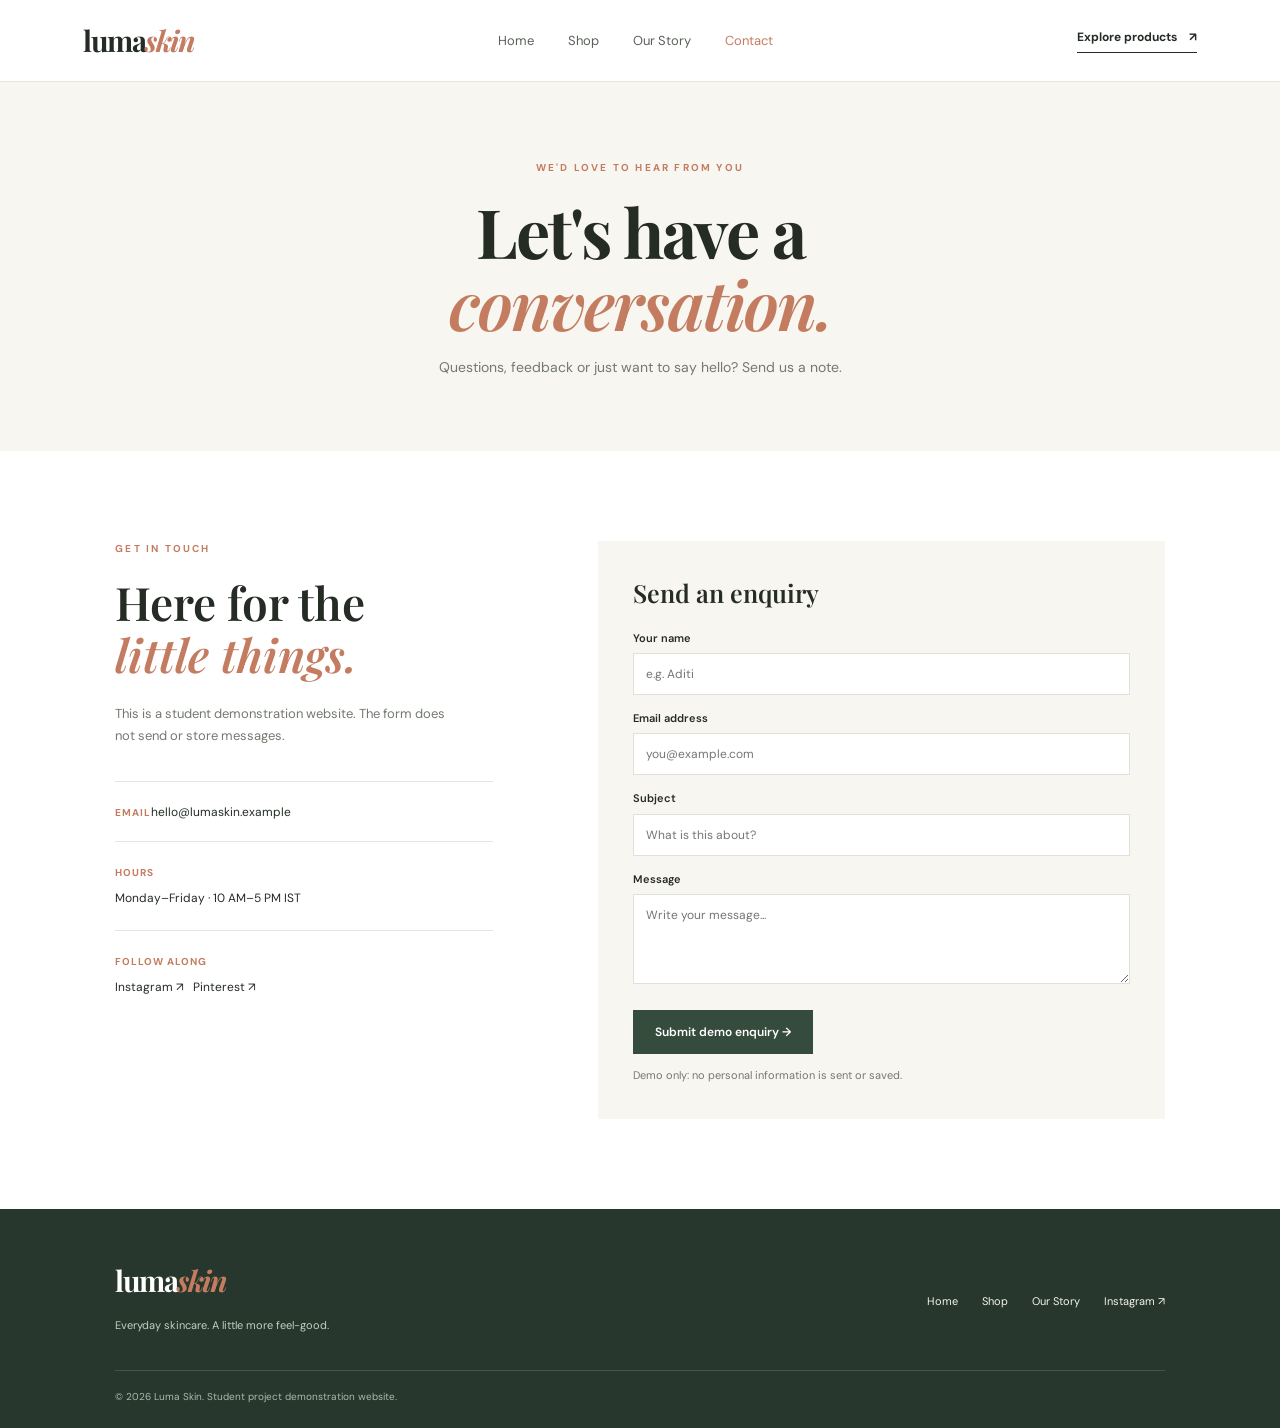
<file: contact.html>
<!DOCTYPE html>
<html lang="en">
<head>
  <meta charset="UTF-8"><meta name="viewport" content="width=device-width, initial-scale=1.0">
  <meta name="description" content="Contact Luma Skin with questions or feedback."><title>Contact | Luma Skin</title>
  <link rel="preconnect" href="https://fonts.googleapis.com"><link rel="preconnect" href="https://fonts.gstatic.com" crossorigin>
  <link href="https://fonts.googleapis.com/css2?family=DM+Sans:wght@400;500;600;700&family=Playfair+Display:wght@600;700&display=swap" rel="stylesheet">
  <link rel="stylesheet" href="style.css">
  <!-- Replace G-XXXXXXXXXX with your own GA4 Measurement ID on ALL FOUR pages. -->
  <script async src="https://www.googletagmanager.com/gtag/js?id=G-2KJJS8SN22"></script>
  <script>window.dataLayer=window.dataLayer||[];function gtag(){dataLayer.push(arguments);}gtag('js',new Date());gtag('config','G-2KJJS8SN22');</script>
  <script src="script.js" defer></script>
</head>
<body>
  <header class="site-header"><a class="logo" href="index.html">luma<span>skin</span></a><button class="menu-toggle" aria-label="Open navigation" aria-expanded="false">☰</button><nav class="nav-links" aria-label="Main navigation"><a href="index.html">Home</a><a href="products.html">Shop</a><a href="about.html">Our Story</a><a class="active" href="contact.html">Contact</a></nav><a class="header-cta" href="products.html">Explore products <span>↗</span></a></header>
  <main>
    <section class="page-hero"><p class="eyebrow">WE'D LOVE TO HEAR FROM YOU</p><h1>Let's have a<br><em>conversation.</em></h1><p>Questions, feedback or just want to say hello? Send us a note.</p></section>
    <section class="contact-layout section-pad">
      <div class="contact-details"><p class="eyebrow">GET IN TOUCH</p><h2>Here for the<br><em>little things.</em></h2><p>This is a student demonstration website. The form does not send or store messages.</p><div class="contact-item"><span>Email</span><a href="mailto:hello@lumaskin.example">hello@lumaskin.example</a></div><div class="contact-item"><span>Hours</span><p>Monday–Friday · 10 AM–5 PM IST</p></div><div class="contact-item"><span>Follow along</span><p><a href="https://www.instagram.com/" target="_blank" rel="noopener">Instagram ↗</a> &nbsp; <a href="https://www.pinterest.com/" target="_blank" rel="noopener">Pinterest ↗</a></p></div></div>
      <form class="contact-form" id="contactForm" novalidate><h3>Send an enquiry</h3><label for="name">Your name</label><input id="name" name="name" type="text" placeholder="e.g. Aditi" required><label for="email">Email address</label><input id="email" name="email" type="email" placeholder="you@example.com" required><label for="subject">Subject</label><input id="subject" name="subject" type="text" placeholder="What is this about?" required><label for="message">Message</label><textarea id="message" name="message" rows="4" placeholder="Write your message..." required></textarea><button class="button button-dark" type="submit">Submit demo enquiry →</button><p class="form-note" id="formMessage" role="status">Demo only: no personal information is sent or saved.</p></form>
    </section>
  </main>
  <footer class="footer"><div><a class="logo logo-light" href="index.html">luma<span>skin</span></a><p>Everyday skincare. A little more feel-good.</p></div><div class="footer-links"><a href="index.html">Home</a><a href="products.html">Shop</a><a href="about.html">Our Story</a><a href="https://www.instagram.com/" target="_blank" rel="noopener">Instagram ↗</a></div><small>© 2026 Luma Skin. Student project demonstration website.</small></footer>
</body>
</html>
</file>
<file: style.css>
@import url('https://fonts.googleapis.com/css2?family=DM+Sans:wght@400;500;600;700&family=Playfair+Display:ital,wght@0,600;0,700;1,600;1,700&display=swap');
:root{--ink:#252c25;--muted:#737a70;--cream:#f7f6f0;--sage:#dfe6d9;--green:#354b3c;--line:#e5e6df;--accent:#c47c61}
*{box-sizing:border-box}html{scroll-behavior:smooth}body{margin:0;background:#fff;color:var(--ink);font-family:'DM Sans',sans-serif;line-height:1.65}a{color:inherit;text-decoration:none}img{display:block;width:100%;object-fit:cover}.site-header{height:82px;padding:0 6.5%;display:flex;align-items:center;justify-content:space-between;border-bottom:1px solid var(--line);background:#fff;position:relative;z-index:5}.logo{font-family:'Playfair Display',serif;font-size:29px;font-weight:700;letter-spacing:-1.5px}.logo span{color:var(--accent);font-style:italic}.nav-links{display:flex;gap:34px;font-size:13px;color:#596158}.nav-links a{padding:9px 0}.nav-links a:hover,.nav-links .active{color:var(--accent)}.header-cta{font-size:12px;font-weight:700;border-bottom:1px solid var(--ink);padding-bottom:5px}.header-cta span{margin-left:9px}.menu-toggle{display:none;border:0;background:none;font-size:23px}.hero{display:grid;grid-template-columns:1fr 1fr;min-height:590px;background:var(--cream);padding-left:9%;align-items:center}.hero-copy{padding:65px 7% 65px 0;max-width:590px}.eyebrow{font-size:10px;letter-spacing:2.2px;font-weight:700;color:var(--accent);margin:0 0 18px}.hero h1,.page-hero h1{font-family:'Playfair Display',serif;font-size:clamp(48px,6vw,78px);line-height:1.07;letter-spacing:-2px;margin:0 0 24px}.hero h1 em,.page-hero h1 em,h2 em{color:var(--accent);font-weight:600}.hero-text{max-width:420px;color:var(--muted);font-size:15px}.hero-actions{display:flex;align-items:center;gap:26px;margin-top:30px}.button{display:inline-flex;align-items:center;justify-content:center;gap:22px;padding:14px 22px;border:0;font:600 12px 'DM Sans',sans-serif;cursor:pointer;transition:.25s}.button:hover{transform:translateY(-2px)}.button-dark{background:var(--green);color:#fff}.button-dark:hover{background:#26382c}.button-light{background:#fff;color:var(--green)}.button-outline{background:transparent;border:1px solid #cdd3c9;color:var(--green);width:100%;margin-top:18px}.button-outline:hover{background:var(--green);color:#fff}.text-link{font-size:12px;font-weight:700;border-bottom:1px solid #aeb5a9;padding-bottom:5px}.hero-note{font-size:10px;color:var(--muted);margin-top:52px;letter-spacing:.2px}.note-dot{display:inline-block;width:7px;height:7px;background:#8d9d82;border-radius:50%;margin-right:8px}.hero-image-wrap{height:590px;position:relative}.hero-image-wrap img{height:100%}.image-tag{position:absolute;bottom:25px;left:-35px;background:#fff;padding:15px 22px;display:flex;flex-direction:column;box-shadow:0 8px 25px #0000000d}.image-tag strong{font-size:9px;letter-spacing:1px;color:var(--accent)}.image-tag span{font-family:'Playfair Display',serif;font-size:17px}.benefits{display:flex;justify-content:center;gap:10%;padding:28px 5%;border-bottom:1px solid var(--line)}.benefits div{display:flex;align-items:center;gap:12px}.benefits span{font-size:21px;color:var(--accent)}.benefits p{font-size:11px;font-weight:600}.section-pad{padding:90px 9%}.section-heading{display:flex;justify-content:space-between;align-items:end;margin-bottom:35px}.section-heading h2,.story-copy h2,.contact-details h2{font:600 clamp(32px,4vw,46px)/1.15 'Playfair Display',serif;margin:0}.section-heading .text-link{margin-bottom:8px}.product-grid{display:grid;grid-template-columns:repeat(3,1fr);gap:27px}.product-card img{height:310px;background:var(--cream);transition:transform .5s}.product-card>a{display:block;overflow:hidden}.product-card>a:hover img{transform:scale(1.035)}.product-info{display:flex;justify-content:space-between;gap:12px;padding:15px 0 0}.product-info h3{font:600 17px 'Playfair Display',serif;margin:0 0 4px}.product-info p{font-size:11px;color:var(--muted);margin:0}.product-info strong{font-size:13px;white-space:nowrap}.quote-band{text-align:center;background:var(--sage);padding:76px 20%;}.quote-band h2{font:600 clamp(28px,3.6vw,43px)/1.25 'Playfair Display',serif;margin:0 auto 28px;max-width:720px}.footer{background:#27372d;color:#f4f4ec;padding:48px 9% 22px;display:grid;grid-template-columns:1fr auto;gap:25px}.logo-light{color:#fff}.footer p{font-size:11px;color:#c5cec2}.footer-links{display:flex;gap:24px;align-items:center;font-size:11px}.footer-links a:hover{color:#e6b29e}.footer small{grid-column:1/-1;border-top:1px solid #ffffff24;padding-top:18px;color:#aeb9ae;font-size:10px}.page-hero{text-align:center;background:var(--cream);padding:78px 20px 72px}.page-hero h1{font-size:clamp(48px,6vw,68px);margin-bottom:16px}.page-hero>p:last-child{color:var(--muted);max-width:500px;margin:0 auto;font-size:14px}.shop-section{padding-top:55px}.filter-row{display:flex;justify-content:space-between;align-items:center;margin-bottom:30px}.filter-row>span{font:600 22px 'Playfair Display',serif}.filter-row small{font:400 12px 'DM Sans',sans-serif;color:var(--muted)}.filters{display:flex;gap:8px}.filter-btn{background:#fff;border:1px solid var(--line);padding:8px 14px;font:11px 'DM Sans',sans-serif;cursor:pointer}.filter-btn.active,.filter-btn:hover{background:var(--green);color:#fff;border-color:var(--green)}.shop-grid{row-gap:45px}.shop-grid .product-card img{height:290px}.demo-note,.form-note{font-size:11px;color:var(--muted);margin-top:30px}.story-layout{display:grid;grid-template-columns:1fr 1fr;gap:8%;align-items:center}.story-image img{height:480px}.story-copy p:not(.eyebrow){font-size:13px;color:var(--muted);margin-top:22px}.values-section{background:var(--cream);padding:65px 9%;display:grid;grid-template-columns:repeat(3,1fr);gap:35px}.value-card span{color:var(--accent);font-size:11px;letter-spacing:1px}.value-card h3{font:600 23px 'Playfair Display',serif;margin:10px 0}.value-card p,.usp-band>p:not(.eyebrow){font-size:12px;color:var(--muted)}.usp-band{text-align:center;padding:75px 20%;}.usp-band h2{font:600 42px 'Playfair Display',serif;margin:0 0 15px}.usp-band>p:not(.eyebrow){max-width:560px;margin:0 auto 25px}.contact-layout{display:grid;grid-template-columns:.8fr 1.2fr;gap:10%;align-items:start}.contact-details>p:not(.eyebrow){font-size:13px;color:var(--muted);max-width:330px;margin:22px 0 35px}.contact-item{border-top:1px solid var(--line);padding:16px 0}.contact-item span{font-size:10px;color:var(--accent);font-weight:700;text-transform:uppercase;letter-spacing:1px}.contact-item p,.contact-item a{font-size:12px;margin:5px 0}.contact-item a:hover{color:var(--accent)}.contact-form{background:var(--cream);padding:35px}.contact-form h3{font:600 25px 'Playfair Display',serif;margin:0 0 20px}.contact-form label{display:block;font-size:11px;font-weight:600;margin:14px 0 6px}.contact-form input,.contact-form textarea{width:100%;border:1px solid #dfe2d9;background:#fff;padding:12px;font:12px 'DM Sans',sans-serif;outline:none}.contact-form input:focus,.contact-form textarea:focus{border-color:#81927e}.contact-form textarea{resize:vertical}.contact-form .button{margin-top:18px}.contact-form .form-note{margin:12px 0 0}
@media(max-width:800px){.site-header{height:70px;padding:0 5%}.menu-toggle{display:block;order:3}.header-cta{display:none}.nav-links{display:none;position:absolute;top:69px;left:0;right:0;background:#fff;padding:20px 6%;flex-direction:column;gap:8px;border-bottom:1px solid var(--line)}.nav-links.open{display:flex}.hero{grid-template-columns:1fr;padding:0}.hero-copy{padding:60px 8% 45px}.hero-image-wrap{height:390px}.image-tag{left:15px}.benefits{gap:18px;flex-wrap:wrap}.section-pad{padding:65px 7%}.product-grid{grid-template-columns:repeat(2,1fr);gap:25px 16px}.product-card img{height:250px}.quote-band{padding:60px 9%}.footer{padding:40px 7%;grid-template-columns:1fr}.footer-links{flex-wrap:wrap}.footer small{grid-column:auto}.story-layout,.contact-layout{grid-template-columns:1fr;gap:35px}.story-image img{height:360px}.values-section{padding:55px 7%;grid-template-columns:1fr;gap:22px}.usp-band{padding:60px 8%}.filter-row{align-items:flex-start;gap:15px;flex-direction:column}}
@media(max-width:480px){.hero h1{font-size:49px}.hero-image-wrap{height:310px}.hero-actions{gap:17px;flex-wrap:wrap}.hero-note{margin-top:35px}.benefits{justify-content:flex-start;padding:20px 8%;gap:8px 22px}.benefits p{font-size:10px}.section-heading{align-items:flex-start;gap:18px;flex-direction:column}.product-grid{grid-template-columns:1fr 1fr}.product-card img,.shop-grid .product-card img{height:190px}.product-info{flex-direction:column;gap:4px}.product-info h3{font-size:15px}.product-info p{min-height:32px}.filter-row>span{font-size:20px}.filters{flex-wrap:wrap}.filter-btn{padding:7px 10px}.contact-form{padding:24px 18px}.page-hero{padding:60px 18px}.usp-band h2{font-size:34px}}
</file>
